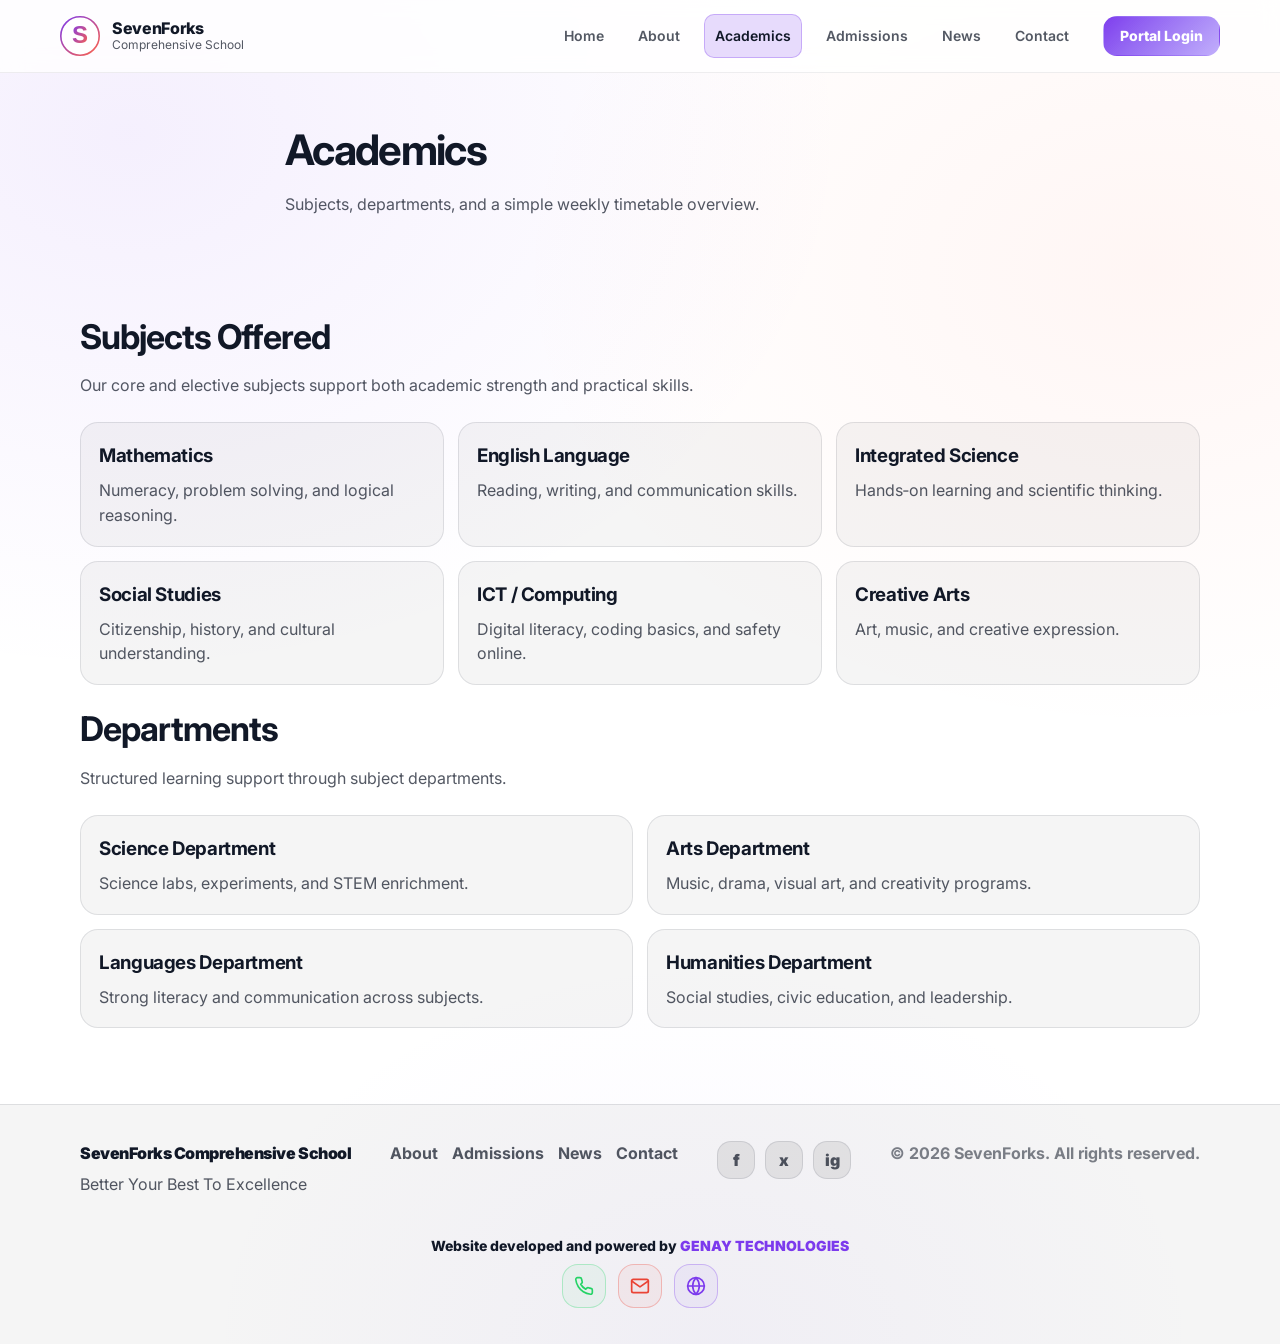
<file: academics.html>
<!doctype html>
<html lang="en">
  <head>
    <meta charset="UTF-8" />
    <meta name="viewport" content="width=device-width, initial-scale=1" />
    <meta name="description" content="Explore the academic programs, curriculum, and learning approach at SevenForks Comprehensive School." />
    <meta name="keywords" content="SevenForks Academics, Curriculum, Learning Programs, STEM education" />
    <title>Academics — SevenForks Comprehensive School</title>

    <!-- Open Graph / Facebook -->
    <meta property="og:type" content="website" />
    <meta property="og:title" content="Academics — SevenForks Comprehensive School" />
    <meta property="og:description" content="Explore the academic programs and curriculum at SevenForks Comprehensive School." />
    <meta property="og:image" content="https://raw.githubusercontent.com/emiliomurithimwaniki/SEVENFORKS-COMPREHENSIVE-SCHOOL/main/logo.svg" />

    <!-- Twitter -->
    <meta property="twitter:card" content="summary" />
    <meta property="twitter:title" content="Academics — SevenForks Comprehensive School" />
    <meta property="twitter:image" content="https://raw.githubusercontent.com/emiliomurithimwaniki/SEVENFORKS-COMPREHENSIVE-SCHOOL/main/logo.svg" />

    <link rel="icon" type="image/svg+xml" href="logo.svg" />
    <link rel="preconnect" href="https://fonts.googleapis.com" />
    <link rel="preconnect" href="https://fonts.gstatic.com" crossorigin />
    <link href="https://fonts.googleapis.com/css2?family=Inter:wght@400;500;600;700;800&display=swap" rel="stylesheet" />
    <link rel="stylesheet" href="styles.css" />
  </head>

  <body>
    <a class="skip-link" href="#main">Skip to content</a>

    <header class="site-header" data-elevate>
      <div class="container header-inner">
        <a class="brand" href="index.html" aria-label="SevenForks Comprehensive School home">
          <img src="logo.svg" alt="SevenForks Logo" class="brand-logo" width="40" height="40">
          <span class="brand-text">
            <span class="brand-name">SevenForks</span>
            <span class="brand-sub">Comprehensive School</span>
          </span>
        </a>

        <nav class="nav" aria-label="Primary">
          <button class="nav-toggle" type="button" aria-expanded="false" aria-controls="navMenu">
            <span class="nav-toggle-lines" aria-hidden="true"></span>
            <span class="sr-only">Open menu</span>
          </button>

          <div class="nav-menu" id="navMenu">
            <a class="nav-link" href="index.html">Home</a>
            <a class="nav-link" href="about.html">About</a>
            <a class="nav-link is-active" href="academics.html">Academics</a>
            <a class="nav-link" href="admissions.html">Admissions</a>
            <a class="nav-link" href="news.html">News</a>
            <a class="nav-link" href="contact.html">Contact</a>
            <a class="btn btn-primary portal-btn" href="portal.html">Portal Login</a>
          </div>
        </nav>
      </div>
    </header>

    <main id="main">
      <section class="page-hero">
        <div class="container page-hero-inner" data-reveal="up">
          <h1>Academics</h1>
          <p>Subjects, departments, and a simple weekly timetable overview.</p>
        </div>
      </section>

      <section class="section">
        <div class="container">
          <div class="section-head" data-reveal="up">
            <h2>Subjects Offered</h2>
            <p>Our core and elective subjects support both academic strength and practical skills.</p>
          </div>

          <div class="grid-3" data-reveal-stagger>
            <article class="card"><h3>Mathematics</h3><p>Numeracy, problem solving, and logical reasoning.</p></article>
            <article class="card"><h3>English Language</h3><p>Reading, writing, and communication skills.</p></article>
            <article class="card"><h3>Integrated Science</h3><p>Hands‑on learning and scientific thinking.</p></article>
            <article class="card"><h3>Social Studies</h3><p>Citizenship, history, and cultural understanding.</p></article>
            <article class="card"><h3>ICT / Computing</h3><p>Digital literacy, coding basics, and safety online.</p></article>
            <article class="card"><h3>Creative Arts</h3><p>Art, music, and creative expression.</p></article>
          </div>

          <div class="section-head" style="margin-top:18px" data-reveal="up">
            <h2>Departments</h2>
            <p>Structured learning support through subject departments.</p>
          </div>

          <div class="grid-2" data-reveal-stagger>
            <article class="card"><h3>Science Department</h3><p>Science labs, experiments, and STEM enrichment.</p></article>
            <article class="card"><h3>Arts Department</h3><p>Music, drama, visual art, and creativity programs.</p></article>
            <article class="card"><h3>Languages Department</h3><p>Strong literacy and communication across subjects.</p></article>
            <article class="card"><h3>Humanities Department</h3><p>Social studies, civic education, and leadership.</p></article>
          </div>

          </div>
      </section>
    </main>

    <footer class="footer">
      <div class="container footer-inner">
        <div class="footer-left">
          <div class="footer-brand">SevenForks Comprehensive School</div>
          <div class="footer-motto">Better Your Best To Excellence</div>
        </div>
        <div class="footer-links">
          <a href="about.html">About</a>
          <a href="admissions.html">Admissions</a>
          <a href="news.html">News</a>
          <a href="contact.html">Contact</a>
        </div>
        <div class="footer-social" aria-label="Social links">
          <a class="social" href="#" aria-label="Facebook">f</a>
          <a class="social" href="#" aria-label="X">x</a>
          <a class="social" href="#" aria-label="Instagram">ig</a>
        </div>
        <div class="footer-copy">© <span id="year"></span> SevenForks. All rights reserved.</div>
        <div class="footer-dev">
          <div class="footer-dev-title">Website developed and powered by <a href="https://edu-track-15m3.onrender.com/" target="_blank" rel="noopener noreferrer">GENAY TECHNOLOGIES</a></div>
          <div class="footer-dev-icons" aria-label="Developer contact">
            <a class="dev-icon whatsapp" href="https://wa.me/+254796031071" target="_blank" rel="noopener noreferrer" aria-label="WhatsApp +254796031071" title="WhatsApp: +254796031071">
              <svg xmlns="http://www.w3.org/2000/svg" width="20" height="20" viewBox="0 0 24 24" fill="none" stroke="currentColor" stroke-width="2" stroke-linecap="round" stroke-linejoin="round"><path d="M22 16.92v3a2 2 0 0 1-2.18 2 19.79 19.79 0 0 1-8.63-3.07 19.5 19.5 0 0 1-6-6 19.79 19.79 0 0 1-3.07-8.67A2 2 0 0 1 4.11 2h3a2 2 0 0 1 2 1.72 12.84 12.84 0 0 0 .7 2.81 2 2 0 0 1-.45 2.11L8.09 9.91a16 16 0 0 0 6 6l1.27-1.27a2 2 0 0 1 2.11-.45 12.84 12.84 0 0 0 2.81.7A2 2 0 0 1 22 16.92z"></path></svg>
            </a>
            <a class="dev-icon email" href="mailto:emiliomurithi4@gmail.com" aria-label="Email emiliomurithi4@gmail.com" title="Email: emiliomurithi4@gmail.com">
              <svg xmlns="http://www.w3.org/2000/svg" width="20" height="20" viewBox="0 0 24 24" fill="none" stroke="currentColor" stroke-width="2" stroke-linecap="round" stroke-linejoin="round"><path d="M4 4h16c1.1 0 2 .9 2 2v12c0 1.1-.9 2-2 2H4c-1.1 0-2-.9-2-2V6c0-1.1.9-2 2-2z"></path><polyline points="22,6 12,13 2,6"></polyline></svg>
            </a>
            <a class="dev-icon web" href="https://edu-track-15m3.onrender.com/" target="_blank" rel="noopener noreferrer" aria-label="Website https://edu-track-15m3.onrender.com/" title="Website: edu-track-15m3.onrender.com">
              <svg xmlns="http://www.w3.org/2000/svg" width="20" height="20" viewBox="0 0 24 24" fill="none" stroke="currentColor" stroke-width="2" stroke-linecap="round" stroke-linejoin="round"><circle cx="12" cy="12" r="10"></circle><line x1="2" y1="12" x2="22" y2="12"></line><path d="M12 2a15.3 15.3 0 0 1 4 10 15.3 15.3 0 0 1-4 10 15.3 15.3 0 0 1-4-10 15.3 15.3 0 0 1 4-10z"></path></svg>
            </a>
          </div>
        </div>
      </div>
    </footer>

    <script src="script.js"></script>
  </body>
</html>
</file>
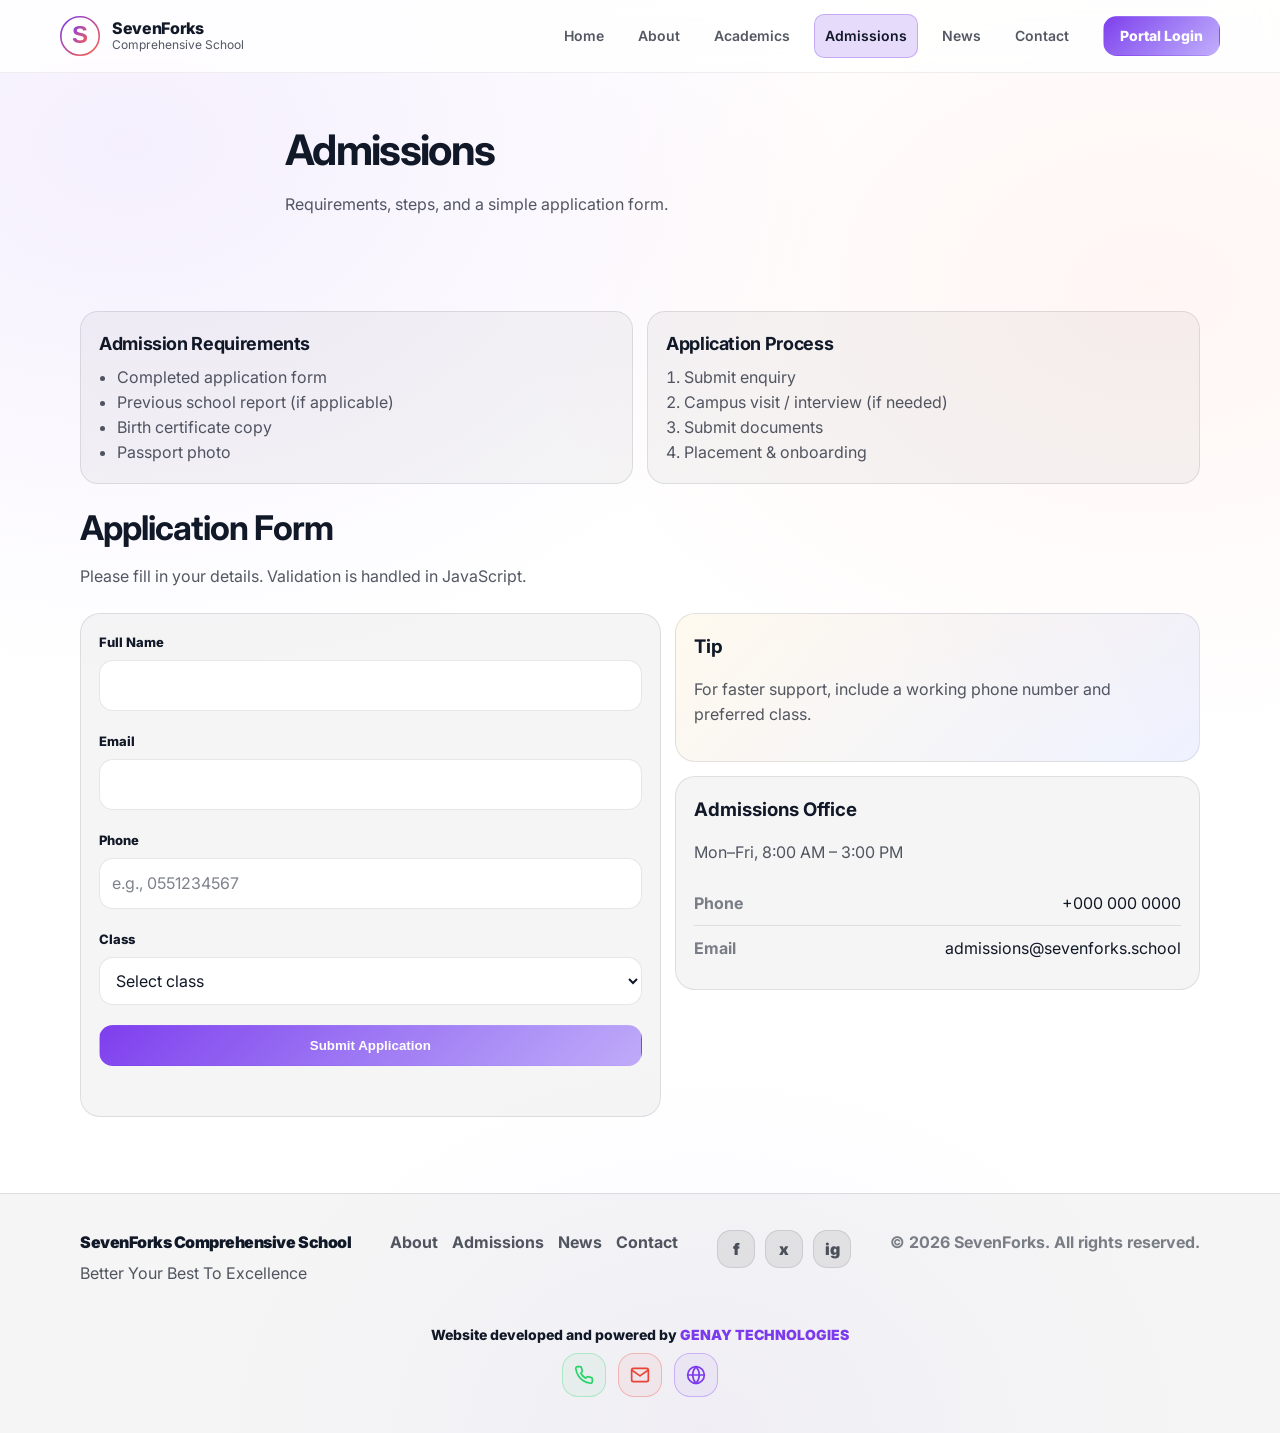
<file: admissions.html>
<!doctype html>
<html lang="en">
  <head>
    <meta charset="UTF-8" />
    <meta name="viewport" content="width=device-width, initial-scale=1" />
    <meta name="description" content="Apply for admission at SevenForks Comprehensive School. Join our vibrant learning community today." />
    <meta name="keywords" content="SevenForks Admissions, School Application, Join SevenForks, Enrollment" />
    <title>Admissions — SevenForks Comprehensive School</title>

    <!-- Open Graph / Facebook -->
    <meta property="og:type" content="website" />
    <meta property="og:title" content="Admissions — SevenForks Comprehensive School" />
    <meta property="og:description" content="Apply for admission at SevenForks Comprehensive School. Join our vibrant learning community." />
    <meta property="og:image" content="https://raw.githubusercontent.com/emiliomurithimwaniki/SEVENFORKS-COMPREHENSIVE-SCHOOL/main/logo.svg" />

    <!-- Twitter -->
    <meta property="twitter:card" content="summary" />
    <meta property="twitter:title" content="Admissions — SevenForks Comprehensive School" />
    <meta property="twitter:image" content="https://raw.githubusercontent.com/emiliomurithimwaniki/SEVENFORKS-COMPREHENSIVE-SCHOOL/main/logo.svg" />

    <link rel="icon" type="image/svg+xml" href="logo.svg" />
    <link rel="preconnect" href="https://fonts.googleapis.com" />
    <link rel="preconnect" href="https://fonts.gstatic.com" crossorigin />
    <link href="https://fonts.googleapis.com/css2?family=Inter:wght@400;500;600;700;800&display=swap" rel="stylesheet" />
    <link rel="stylesheet" href="styles.css" />
  </head>

  <body>
    <a class="skip-link" href="#main">Skip to content</a>

    <header class="site-header" data-elevate>
      <div class="container header-inner">
        <a class="brand" href="index.html" aria-label="SevenForks Comprehensive School home">
          <img src="logo.svg" alt="SevenForks Logo" class="brand-logo" width="40" height="40">
          <span class="brand-text">
            <span class="brand-name">SevenForks</span>
            <span class="brand-sub">Comprehensive School</span>
          </span>
        </a>

        <nav class="nav" aria-label="Primary">
          <button class="nav-toggle" type="button" aria-expanded="false" aria-controls="navMenu">
            <span class="nav-toggle-lines" aria-hidden="true"></span>
            <span class="sr-only">Open menu</span>
          </button>

          <div class="nav-menu" id="navMenu">
            <a class="nav-link" href="index.html">Home</a>
            <a class="nav-link" href="about.html">About</a>
            <a class="nav-link" href="academics.html">Academics</a>
            <a class="nav-link is-active" href="admissions.html">Admissions</a>
            <a class="nav-link" href="news.html">News</a>
            <a class="nav-link" href="contact.html">Contact</a>
            <a class="btn btn-primary portal-btn" href="portal.html">Portal Login</a>
          </div>
        </nav>
      </div>
    </header>

    <main id="main">
      <section class="page-hero">
        <div class="container page-hero-inner" data-reveal="up">
          <h1>Admissions</h1>
          <p>Requirements, steps, and a simple application form.</p>
        </div>
      </section>

      <section class="section">
        <div class="container">
          <div class="grid-2" data-reveal-stagger>
            <article class="card">
              <h2 class="h3">Admission Requirements</h2>
              <ul class="checks">
                <li>Completed application form</li>
                <li>Previous school report (if applicable)</li>
                <li>Birth certificate copy</li>
                <li>Passport photo</li>
              </ul>
            </article>
            <article class="card">
              <h2 class="h3">Application Process</h2>
              <ol class="list">
                <li>Submit enquiry</li>
                <li>Campus visit / interview (if needed)</li>
                <li>Submit documents</li>
                <li>Placement & onboarding</li>
              </ol>
            </article>
          </div>

          <div class="section-head" style="margin-top:18px" data-reveal="up">
            <h2>Application Form</h2>
            <p>Please fill in your details. Validation is handled in JavaScript.</p>
          </div>

          <div class="contact" data-reveal="up">
            <form class="form" id="admissionsForm" data-validate>
              <div class="field">
                <label for="a_name">Full Name</label>
                <input id="a_name" name="name" type="text" autocomplete="name" required />
                <small class="error" data-error-for="a_name"></small>
              </div>
              <div class="field">
                <label for="a_email">Email</label>
                <input id="a_email" name="email" type="email" autocomplete="email" required />
                <small class="error" data-error-for="a_email"></small>
              </div>
              <div class="field">
                <label for="a_phone">Phone</label>
                <input id="a_phone" name="phone" type="tel" autocomplete="tel" placeholder="e.g., 0551234567" required />
                <small class="error" data-error-for="a_phone"></small>
              </div>
              <div class="field">
                <label for="a_class">Class</label>
                <select id="a_class" name="class" required>
                  <option value="" selected disabled>Select class</option>
                  <option>Grade 1</option>
                  <option>Grade 2</option>
                  <option>Grade 3</option>
                  <option>Grade 4</option>
                  <option>Grade 5</option>
                  <option>Grade 6</option>
                  <option>Grade 7</option>
                  <option>Grade 8</option>
                  <option>Grade 9</option>
                </select>
                <small class="error" data-error-for="a_class"></small>
              </div>

              <button class="btn btn-primary" type="submit">Submit Application</button>
              <p class="form-note" id="admissionsNote" role="status" aria-live="polite"></p>
            </form>

            <aside class="contact-aside">
              <div class="aside-card accent">
                <h3>Tip</h3>
                <p class="muted">For faster support, include a working phone number and preferred class.</p>
              </div>
              <div class="aside-card">
                <h3>Admissions Office</h3>
                <p class="muted">Mon–Fri, 8:00 AM – 3:00 PM</p>
                <div class="kv"><span>Phone</span><a href="tel:+0000000000">+000 000 0000</a></div>
                <div class="kv"><span>Email</span><a href="mailto:admissions@sevenforks.school">admissions@sevenforks.school</a></div>
              </div>
            </aside>
          </div>
        </div>
      </section>
    </main>

    <footer class="footer">
      <div class="container footer-inner">
        <div class="footer-left">
          <div class="footer-brand">SevenForks Comprehensive School</div>
          <div class="footer-motto">Better Your Best To Excellence</div>
        </div>
        <div class="footer-links">
          <a href="about.html">About</a>
          <a href="admissions.html">Admissions</a>
          <a href="news.html">News</a>
          <a href="contact.html">Contact</a>
        </div>
        <div class="footer-social" aria-label="Social links">
          <a class="social" href="#" aria-label="Facebook">f</a>
          <a class="social" href="#" aria-label="X">x</a>
          <a class="social" href="#" aria-label="Instagram">ig</a>
        </div>
        <div class="footer-copy">© <span id="year"></span> SevenForks. All rights reserved.</div>
        <div class="footer-dev">
          <div class="footer-dev-title">Website developed and powered by <a href="https://edu-track-15m3.onrender.com/" target="_blank" rel="noopener noreferrer">GENAY TECHNOLOGIES</a></div>
          <div class="footer-dev-icons" aria-label="Developer contact">
            <a class="dev-icon whatsapp" href="https://wa.me/+254796031071" target="_blank" rel="noopener noreferrer" aria-label="WhatsApp +254796031071" title="WhatsApp: +254796031071">
              <svg xmlns="http://www.w3.org/2000/svg" width="20" height="20" viewBox="0 0 24 24" fill="none" stroke="currentColor" stroke-width="2" stroke-linecap="round" stroke-linejoin="round"><path d="M22 16.92v3a2 2 0 0 1-2.18 2 19.79 19.79 0 0 1-8.63-3.07 19.5 19.5 0 0 1-6-6 19.79 19.79 0 0 1-3.07-8.67A2 2 0 0 1 4.11 2h3a2 2 0 0 1 2 1.72 12.84 12.84 0 0 0 .7 2.81 2 2 0 0 1-.45 2.11L8.09 9.91a16 16 0 0 0 6 6l1.27-1.27a2 2 0 0 1 2.11-.45 12.84 12.84 0 0 0 2.81.7A2 2 0 0 1 22 16.92z"></path></svg>
            </a>
            <a class="dev-icon email" href="mailto:emiliomurithi4@gmail.com" target="_blank" rel="noopener noreferrer" aria-label="Email emiliomurithi4@gmail.com" title="Email: emiliomurithi4@gmail.com">
              <svg xmlns="http://www.w3.org/2000/svg" width="20" height="20" viewBox="0 0 24 24" fill="none" stroke="currentColor" stroke-width="2" stroke-linecap="round" stroke-linejoin="round"><path d="M4 4h16c1.1 0 2 .9 2 2v12c0 1.1-.9 2-2 2H4c-1.1 0-2-.9-2-2V6c0-1.1.9-2 2-2z"></path><polyline points="22,6 12,13 2,6"></polyline></svg>
            </a>
            <a class="dev-icon web" href="https://edu-track-15m3.onrender.com/" target="_blank" rel="noopener noreferrer" aria-label="Website https://edu-track-15m3.onrender.com/" title="Website: edu-track-15m3.onrender.com">
              <svg xmlns="http://www.w3.org/2000/svg" width="20" height="20" viewBox="0 0 24 24" fill="none" stroke="currentColor" stroke-width="2" stroke-linecap="round" stroke-linejoin="round"><circle cx="12" cy="12" r="10"></circle><line x1="2" y1="12" x2="22" y2="12"></line><path d="M12 2a15.3 15.3 0 0 1 4 10 15.3 15.3 0 0 1-4 10 15.3 15.3 0 0 1-4-10 15.3 15.3 0 0 1 4-10z"></path></svg>
            </a>
          </div>
        </div>
      </div>
    </footer>

    <script src="script.js"></script>
  </body>
</html>
</file>
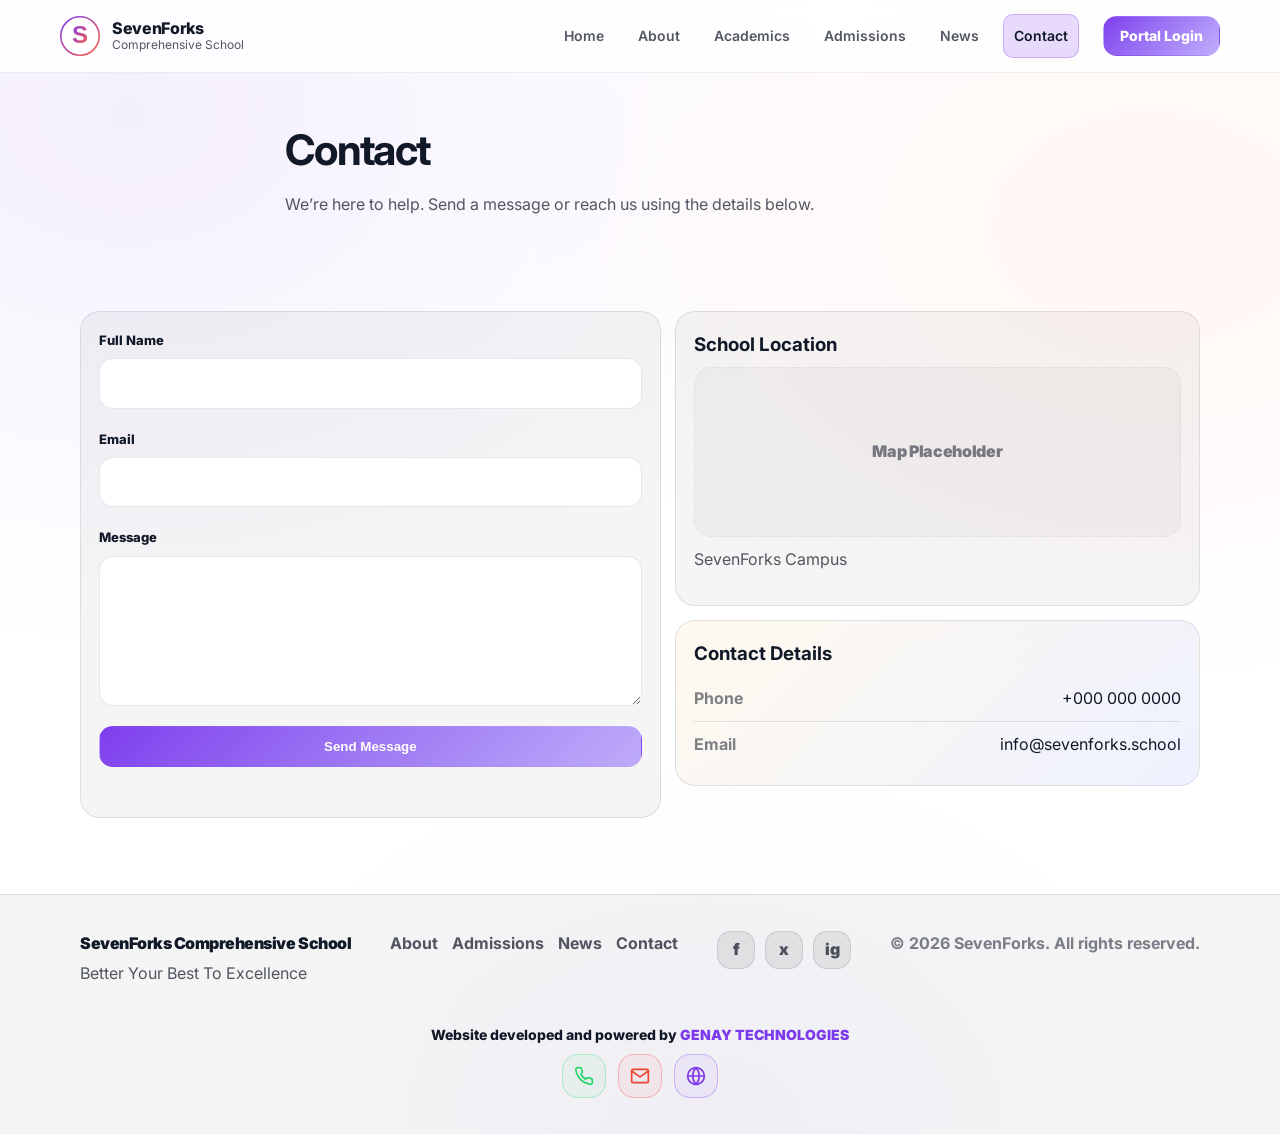
<file: contact.html>
<!doctype html>
<html lang="en">
  <head>
    <meta charset="UTF-8" />
    <meta name="viewport" content="width=device-width, initial-scale=1" />
    <meta name="description" content="Get in touch with SevenForks Comprehensive School. Find our location, phone number, and contact details." />
    <meta name="keywords" content="Contact SevenForks, School Location, SevenForks Phone, Email SevenForks" />
    <title>Contact Us — SevenForks Comprehensive School</title>

    <!-- Open Graph / Facebook -->
    <meta property="og:type" content="website" />
    <meta property="og:title" content="Contact Us — SevenForks Comprehensive School" />
    <meta property="og:description" content="Get in touch with SevenForks Comprehensive School." />
    <meta property="og:image" content="https://raw.githubusercontent.com/emiliomurithimwaniki/SEVENFORKS-COMPREHENSIVE-SCHOOL/main/logo.svg" />

    <!-- Twitter -->
    <meta property="twitter:card" content="summary" />
    <meta property="twitter:title" content="Contact Us — SevenForks Comprehensive School" />
    <meta property="twitter:image" content="https://raw.githubusercontent.com/emiliomurithimwaniki/SEVENFORKS-COMPREHENSIVE-SCHOOL/main/logo.svg" />

    <link rel="icon" type="image/svg+xml" href="logo.svg" />
    <link rel="preconnect" href="https://fonts.googleapis.com" />
    <link rel="preconnect" href="https://fonts.gstatic.com" crossorigin />
    <link href="https://fonts.googleapis.com/css2?family=Inter:wght@400;500;600;700;800&display=swap" rel="stylesheet" />
    <link rel="stylesheet" href="styles.css" />
  </head>

  <body>
    <a class="skip-link" href="#main">Skip to content</a>

    <header class="site-header" data-elevate>
      <div class="container header-inner">
        <a class="brand" href="index.html" aria-label="SevenForks Comprehensive School home">
          <img src="logo.svg" alt="SevenForks Logo" class="brand-logo" width="40" height="40">
          <span class="brand-text">
            <span class="brand-name">SevenForks</span>
            <span class="brand-sub">Comprehensive School</span>
          </span>
        </a>

        <nav class="nav" aria-label="Primary">
          <button class="nav-toggle" type="button" aria-expanded="false" aria-controls="navMenu">
            <span class="nav-toggle-lines" aria-hidden="true"></span>
            <span class="sr-only">Open menu</span>
          </button>

          <div class="nav-menu" id="navMenu">
            <a class="nav-link" href="index.html">Home</a>
            <a class="nav-link" href="about.html">About</a>
            <a class="nav-link" href="academics.html">Academics</a>
            <a class="nav-link" href="admissions.html">Admissions</a>
            <a class="nav-link" href="news.html">News</a>
            <a class="nav-link is-active" href="contact.html">Contact</a>
            <a class="btn btn-primary portal-btn" href="portal.html">Portal Login</a>
          </div>
        </nav>
      </div>
    </header>

    <main id="main">
      <section class="page-hero">
        <div class="container page-hero-inner" data-reveal="up">
          <h1>Contact</h1>
          <p>We’re here to help. Send a message or reach us using the details below.</p>
        </div>
      </section>

      <section class="section">
        <div class="container">
          <div class="contact" data-reveal="up">
            <form class="form" id="contactForm" data-validate>
              <div class="field">
                <label for="c_name">Full Name</label>
                <input id="c_name" name="name" type="text" autocomplete="name" required />
                <small class="error" data-error-for="c_name"></small>
              </div>
              <div class="field">
                <label for="c_email">Email</label>
                <input id="c_email" name="email" type="email" autocomplete="email" required />
                <small class="error" data-error-for="c_email"></small>
              </div>
              <div class="field">
                <label for="c_message">Message</label>
                <textarea id="c_message" name="message" rows="5" required></textarea>
                <small class="error" data-error-for="c_message"></small>
              </div>
              <button class="btn btn-primary" type="submit">Send Message</button>
              <p class="form-note" id="formNote" role="status" aria-live="polite"></p>
            </form>

            <aside class="contact-aside">
              <div class="aside-card">
                <h3>School Location</h3>
                <div class="map" aria-label="Map placeholder">
                  <div class="map-inner">Map Placeholder</div>
                </div>
                <p class="muted" style="margin-top:10px">SevenForks Campus</p>
              </div>

              <div class="aside-card accent">
                <h3>Contact Details</h3>
                <div class="kv"><span>Phone</span><a href="tel:+0000000000">+000 000 0000</a></div>
                <div class="kv"><span>Email</span><a href="mailto:info@sevenforks.school">info@sevenforks.school</a></div>
              </div>
            </aside>
          </div>
        </div>
      </section>
    </main>

    <footer class="footer">
      <div class="container footer-inner">
        <div class="footer-left">
          <div class="footer-brand">SevenForks Comprehensive School</div>
          <div class="footer-motto">Better Your Best To Excellence</div>
        </div>
        <div class="footer-links">
          <a href="about.html">About</a>
          <a href="admissions.html">Admissions</a>
          <a href="news.html">News</a>
          <a href="contact.html">Contact</a>
        </div>
        <div class="footer-social" aria-label="Social links">
          <a class="social" href="#" aria-label="Facebook">f</a>
          <a class="social" href="#" aria-label="X">x</a>
          <a class="social" href="#" aria-label="Instagram">ig</a>
        </div>
        <div class="footer-copy">© <span id="year"></span> SevenForks. All rights reserved.</div>
        <div class="footer-dev">
          <div class="footer-dev-title">Website developed and powered by <a href="https://edu-track-15m3.onrender.com/" target="_blank" rel="noopener noreferrer">GENAY TECHNOLOGIES</a></div>
          <div class="footer-dev-icons" aria-label="Developer contact">
            <a class="dev-icon whatsapp" href="https://wa.me/+254796031071" target="_blank" rel="noopener noreferrer" aria-label="WhatsApp +254796031071" title="WhatsApp: +254796031071">
              <svg xmlns="http://www.w3.org/2000/svg" width="20" height="20" viewBox="0 0 24 24" fill="none" stroke="currentColor" stroke-width="2" stroke-linecap="round" stroke-linejoin="round"><path d="M22 16.92v3a2 2 0 0 1-2.18 2 19.79 19.79 0 0 1-8.63-3.07 19.5 19.5 0 0 1-6-6 19.79 19.79 0 0 1-3.07-8.67A2 2 0 0 1 4.11 2h3a2 2 0 0 1 2 1.72 12.84 12.84 0 0 0 .7 2.81 2 2 0 0 1-.45 2.11L8.09 9.91a16 16 0 0 0 6 6l1.27-1.27a2 2 0 0 1 2.11-.45 12.84 12.84 0 0 0 2.81.7A2 2 0 0 1 22 16.92z"></path></svg>
            </a>
            <a class="dev-icon email" href="mailto:emiliomurithi4@gmail.com" aria-label="Email emiliomurithi4@gmail.com" title="Email: emiliomurithi4@gmail.com">
              <svg xmlns="http://www.w3.org/2000/svg" width="20" height="20" viewBox="0 0 24 24" fill="none" stroke="currentColor" stroke-width="2" stroke-linecap="round" stroke-linejoin="round"><path d="M4 4h16c1.1 0 2 .9 2 2v12c0 1.1-.9 2-2 2H4c-1.1 0-2-.9-2-2V6c0-1.1.9-2 2-2z"></path><polyline points="22,6 12,13 2,6"></polyline></svg>
            </a>
            <a class="dev-icon web" href="https://edu-track-15m3.onrender.com/" target="_blank" rel="noopener noreferrer" aria-label="Website https://edu-track-15m3.onrender.com/" title="Website: edu-track-15m3.onrender.com">
              <svg xmlns="http://www.w3.org/2000/svg" width="20" height="20" viewBox="0 0 24 24" fill="none" stroke="currentColor" stroke-width="2" stroke-linecap="round" stroke-linejoin="round"><circle cx="12" cy="12" r="10"></circle><line x1="2" y1="12" x2="22" y2="12"></line><path d="M12 2a15.3 15.3 0 0 1 4 10 15.3 15.3 0 0 1-4 10 15.3 15.3 0 0 1-4-10 15.3 15.3 0 0 1 4-10z"></path></svg>
            </a>
          </div>
        </div>
      </div>
    </footer>

    <script src="script.js"></script>
  </body>
</html>
</file>
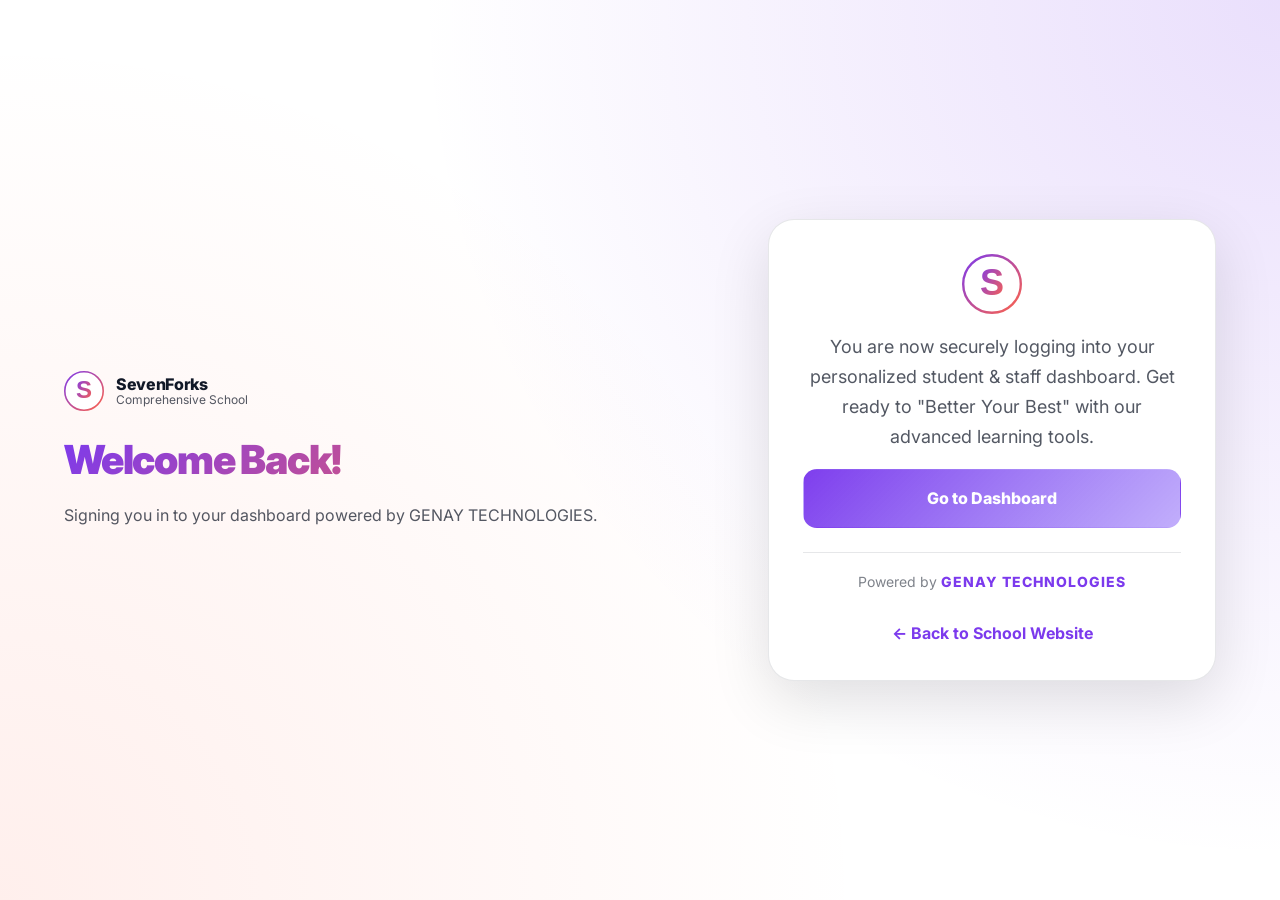
<file: portal.html>
<!doctype html>
<html lang="en">
  <head>
    <meta charset="UTF-8" />
    <meta name="viewport" content="width=device-width, initial-scale=1" />
    <meta name="description" content="Portal Login — SevenForks Comprehensive School" />
    <title>Portal Login — SevenForks Comprehensive School</title>
    <link rel="icon" type="image/svg+xml" href="logo.svg" />
    <link rel="preconnect" href="https://fonts.googleapis.com" />
    <link rel="preconnect" href="https://fonts.gstatic.com" crossorigin />
    <link href="https://fonts.googleapis.com/css2?family=Inter:wght@400;500;600;700;800&display=swap" rel="stylesheet" />
    <link rel="stylesheet" href="styles.css" />
    <style>
      body{margin:0}
      .portal-container{
        min-height:100vh;
        display:grid;
        grid-template-columns:1.1fr .9fr;
        background:
          radial-gradient(circle at top right, rgba(124,58,237,0.16), transparent 55%),
          radial-gradient(circle at bottom left, rgba(255,99,71,0.10), transparent 55%),
          #FFFFFF;
      }
      .portal-left{
        padding:64px clamp(20px, 5vw, 72px);
        display:flex;
        flex-direction:column;
        justify-content:center;
        gap:18px;
      }
      .portal-right{
        padding:64px clamp(20px, 5vw, 72px);
        display:flex;
        align-items:center;
        justify-content:center;
      }
      .portal-card{
        width:min(520px, 100%);
        background:#FFFFFF;
        border:1px solid var(--line);
        border-radius:26px;
        box-shadow:var(--shadow);
        padding:34px;
        text-align:center;
      }
      .portal-logo{margin-bottom:18px}
      .portal-title{
        font-size:40px;
        margin:0 0 12px;
        background:linear-gradient(135deg, var(--brand), var(--accent));
        background-clip:text;
        -webkit-background-clip:text;
        color:transparent;
        -webkit-text-fill-color:transparent;
        font-weight:900;
        letter-spacing:-0.03em;
      }
      .portal-msg{font-size:18px;color:var(--muted);line-height:1.65;margin:0 0 18px}
      .portal-lede{margin:0;color:var(--muted);font-size:16px;line-height:1.6}
      .genay-branding{margin-top:24px;padding-top:18px;border-top:1px solid var(--line);font-size:14px;color:var(--muted-2)}
      .genay-tech{color:var(--brand);font-weight:800;text-transform:uppercase;letter-spacing:1px;text-decoration:none}
      .genay-tech:hover{text-decoration:underline}
      @media (max-width: 920px){
        .portal-container{grid-template-columns:1fr}
        .portal-right{padding-top:0}
      }
    </style>
  </head>
  <body>
    <div class="portal-container">
      <section class="portal-left">
        <a class="brand" href="index.html" aria-label="Back to SevenForks homepage">
          <img src="logo.svg" alt="SevenForks Logo" class="brand-logo" width="40" height="40">
          <span class="brand-text">
            <span class="brand-name">SevenForks</span>
            <span class="brand-sub">Comprehensive School</span>
          </span>
        </a>

        <div>
          <h1 class="portal-title">Welcome Back!</h1>
          <p class="portal-lede">Signing you in to your dashboard powered by GENAY TECHNOLOGIES.</p>
        </div>
      </section>

      <section class="portal-right">
        <div class="portal-card" data-reveal="up">
          <div class="portal-logo">
            <img src="logo.svg" alt="SevenForks Logo" class="brand-logo" width="60" height="60" style="margin:0 auto">
          </div>
          <p class="portal-msg">
            You are now securely logging into your personalized student & staff dashboard.
            Get ready to "Better Your Best" with our advanced learning tools.
          </p>
          <a href="https://edu-track-15m3.onrender.com/login" class="btn btn-primary" style="width: 100%; padding: 16px;">Go to Dashboard</a>
          <div class="genay-branding">
            Powered by <a href="https://edu-track-15m3.onrender.com/login" class="genay-tech" target="_blank" rel="noopener noreferrer">GENAY TECHNOLOGIES</a>
          </div>
          <div style="margin-top: 16px;">
            <a href="index.html" class="text-link" style="color: var(--brand);">← Back to School Website</a>
          </div>
        </div>
      </section>
    </div>
    <script src="script.js"></script>
  </body>
</html>
</file>
<file: styles.css>
:root{
  --bg:#FFFFFF;
  --panel:rgba(15,17,21,.04);
  --panel-strong:rgba(15,17,21,.08);
  --text:#111827;
  --muted:rgba(17,24,39,.72);
  --muted-2:rgba(17,24,39,.54);
  --line:rgba(17,24,39,.1);
  --brand:#7C3AED;
  --brand-2:#A78BFA;
  --accent:#FF6347;
  --shadow:0 20px 60px rgba(0,0,0,.12);
  --r12:12px;
  --r16:16px;
  --r20:20px;
  --container:1160px;
  --ease:cubic-bezier(.2,.8,.2,1);
}

*{box-sizing:border-box}
html{scroll-behavior:smooth}
body{
  margin:0;
  font-family:Inter,system-ui,-apple-system,Segoe UI,Roboto,Arial,sans-serif;
  color:var(--text);
  background:
    radial-gradient(1200px 900px at 10% 10%, rgba(124,58,237,.08), transparent 60%),
    radial-gradient(1100px 800px at 90% 20%, rgba(255,99,71,.06), transparent 58%),
    radial-gradient(900px 700px at 55% 100%, rgba(167,139,250,.06), transparent 55%),
    var(--bg);
  line-height:1.55;
  overflow-x:hidden;
}

a{color:inherit;text-decoration:none}
img{max-width:100%;display:block}

.container{max-width:var(--container);margin:0 auto;padding:0 20px}

.skip-link{
  position:absolute;
  left:12px;
  top:12px;
  padding:10px 12px;
  border-radius:10px;
  background:rgba(0,0,0,.7);
  border:1px solid var(--line);
  transform:translateY(-160%);
  transition:transform .25s var(--ease);
  z-index:9999;
}
.skip-link:focus{transform:translateY(0)}

.sr-only{
  position:absolute;
  width:1px;height:1px;
  padding:0;margin:-1px;
  overflow:hidden;clip:rect(0,0,0,0);
  white-space:nowrap;border:0;
}

.site-header{
  position:sticky;
  top:0;
  z-index:1000;
  backdrop-filter:saturate(140%) blur(10px);
  background:rgba(255,255,255,.8);
  border-bottom:1px solid color-mix(in srgb, var(--line) 70%, transparent);
}
.site-header.is-elevated{box-shadow:0 10px 30px rgba(0,0,0,.25)}

.header-inner{
  display:flex;
  align-items:center;
  justify-content:space-between;
  gap:14px;
  padding:14px 0;
}

.brand{display:flex;align-items:center;gap:12px;text-decoration:none;position:relative;z-index:10}
.brand-logo{display:block;object-fit:contain}
.brand-text{display:grid;line-height:1.1}
.brand-name{font-weight:800;letter-spacing:-.02em}
.brand-sub{font-size:12px;color:var(--muted)}

.nav{display:flex;align-items:center;gap:12px}
.nav-toggle{
  display:none;
  width:44px;height:44px;
  border-radius:12px;
  border:1px solid var(--line);
  background:var(--panel);
  color:var(--text);
}
.nav-toggle:focus-visible{outline:2px solid rgba(91,124,255,.7);outline-offset:2px}
.nav-toggle-lines{position:relative;width:18px;height:2px;background:currentColor;display:block;margin:0 auto;border-radius:999px;transition:background 0.2s var(--ease)}
.nav-toggle.is-active .nav-toggle-lines{background:transparent}
.nav-toggle.is-active .nav-toggle-lines::before{transform:rotate(45deg);top:0}
.nav-toggle.is-active .nav-toggle-lines::after{transform:rotate(-45deg);top:0}
.nav-toggle-lines::before,.nav-toggle-lines::after{content:"";position:absolute;left:0;width:18px;height:2px;background:currentColor;border-radius:999px;transition:transform .25s var(--ease), top .25s var(--ease), opacity .2s var(--ease)}
.nav-toggle-lines::before{top:-6px}
.nav-toggle-lines::after{top:6px}

.nav-menu{display:flex;align-items:center;gap:14px}
.nav-link{color:var(--muted);font-weight:600;font-size:14px;padding:10px 10px;border-radius:10px;transition:background .2s var(--ease), color .2s var(--ease)}
.nav-link:hover{background:rgba(255,255,255,.04);color:var(--text)}
.nav-link.is-active{color:var(--text);background:color-mix(in srgb, var(--brand) 18%, transparent);border:1px solid color-mix(in srgb, var(--brand) 30%, transparent)}
.nav-cta{
  margin-left:4px;
  padding:10px 14px;
  border-radius:12px;
  border:1px solid rgba(234,240,255,.14);
  background:linear-gradient(135deg, color-mix(in srgb, var(--brand) 30%, transparent), color-mix(in srgb, var(--accent) 18%, transparent));
  font-weight:700;
  font-size:14px;
}

.hero{
  position:relative;
  min-height:75vh;
  display:flex;
  align-items:center;
  padding:80px 0;
  background-image:url('https://images.unsplash.com/photo-1523050854058-8df90110c9f1?ixlib=rb-4.0.3&auto=format&fit=crop&w=1920&q=80');
  background-size:cover;
  background-position:center;
  background-attachment:fixed;
  color:#FFFFFF;
}
.hero::before{
  content:'';
  position:absolute;
  inset:0;
  background:linear-gradient(rgba(0,0,0,0.6), rgba(0,0,0,0.4));
  z-index:0;
}
.hero-inner{
  position:relative;
  z-index:1;
  display:flex;
  flex-direction:column;
  align-items:center;
  text-align:center;
  gap:28px;
}
.pill{
  display:inline-flex;align-items:center;gap:10px;
  padding:8px 16px;border-radius:999px;
  border:1px solid rgba(255,255,255,0.2);
  background:rgba(255,255,255,0.1);
  backdrop-filter:blur(4px);
  color:#FFFFFF;
  font-weight:600;
  font-size:13px;
}
.hero-title{margin:14px 0 10px;font-size:56px;line-height:1.1;letter-spacing:-.04em;color:#FFFFFF;text-shadow:0 2px 10px rgba(0,0,0,0.3)}
.hero-motto{margin:0 0 10px;color:rgba(255,255,255,0.9);font-size:18px;font-weight:500}
.hero-lead{margin:0 auto 18px;color:rgba(255,255,255,0.8);max-width:60ch;font-size:20px}

.hero-actions{display:flex;gap:12px;flex-wrap:wrap;justify-content:center}
.btn{
  display:inline-flex;align-items:center;justify-content:center;
  padding:12px 16px;border-radius:14px;
  font-weight:800;
  border:1px solid rgba(234,240,255,.14);
  transition:transform .18s var(--ease), background .2s var(--ease), border-color .2s var(--ease);
  will-change:transform;
}
.btn:active{transform:translateY(1px)}
.btn-primary{
  background:linear-gradient(135deg, color-mix(in srgb, var(--brand) 98%, white 0%), color-mix(in srgb, var(--brand-2) 70%, transparent));
  border-color:transparent;
  color:#FFFFFF;
}
.btn-primary:hover{transform:translateY(-1px)}
.btn-ghost{background:var(--panel)}
.btn-ghost:hover{background:var(--panel-strong)}

.hero-badges{display:grid;grid-template-columns:repeat(3,minmax(0,1fr));gap:12px;margin-top:18px}
.badge{padding:12px 12px;border-radius:16px;border:1px solid var(--line);background:var(--panel)}
.badge-top{display:block;font-size:22px;font-weight:900;letter-spacing:-.02em}
.badge-sub{display:block;color:var(--muted-2);font-size:12px;margin-top:2px}

.hero-card{position:relative}
.hero-card-inner{
  border-radius:22px;
  border:1px solid var(--line);
  background:rgba(255,255,255,.7);
  backdrop-filter:blur(10px);
  box-shadow:var(--shadow);
  overflow:hidden;
}
.hero-mesh{position:absolute;inset:-2px;background:
  radial-gradient(300px 180px at 20% 20%, rgba(91,124,255,.35), transparent 60%),
  radial-gradient(320px 220px at 85% 30%, rgba(45,226,197,.25), transparent 60%),
  radial-gradient(320px 240px at 45% 90%, rgba(255,202,91,.18), transparent 60%);
  filter:blur(0px);
}
.hero-card-content{position:relative;padding:18px;display:grid;gap:12px}
.mini-stat{padding:14px;border-radius:16px;border:1px solid var(--line);background:rgba(255,255,255,.5)}
.mini-title{display:block;color:var(--muted-2);font-size:12px}
.mini-value{display:block;font-weight:800;margin-top:4px}

.hero-wave{height:60px;margin-top:38px;background:linear-gradient(90deg, rgba(91,124,255,.0), rgba(91,124,255,.20), rgba(45,226,197,.18), rgba(255,202,91,.12), rgba(91,124,255,.0));filter:blur(18px);opacity:.9}

.section{padding:76px 0}
.section.alt{
  background:linear-gradient(180deg, rgba(255,255,255,.02), rgba(255,255,255,.00));
  border-top:1px solid rgba(234,240,255,.06);
  border-bottom:1px solid rgba(234,240,255,.06);
}
.section-head{display:grid;gap:10px;max-width:70ch;margin-bottom:24px}
.section-head h2{margin:0;font-size:34px;letter-spacing:-.03em}
.section-head p{margin:0;color:var(--muted)}

.grid-3{display:grid;grid-template-columns:repeat(3,minmax(0,1fr));gap:14px}
.grid-2{display:grid;grid-template-columns:repeat(2,minmax(0,1fr));gap:14px}

.card{
  border-radius:18px;
  border:1px solid var(--line);
  background:var(--panel);
  padding:18px;
  transition:transform .3s var(--ease), background .3s var(--ease), border-color .3s var(--ease), box-shadow .3s var(--ease);
}
.card:hover{transform:translateY(-4px);background:var(--panel-strong);border-color:var(--muted-2);box-shadow:var(--shadow-hover)}
.card h3{margin:0 0 8px;letter-spacing:-.02em}
.card p{margin:0;color:var(--muted)}
.card-img{width:100%;height:160px;object-fit:cover;border-radius:12px;margin-bottom:16px}

.text-link{display:inline-block;margin-top:12px;color:rgba(234,240,255,.88);font-weight:700}
.text-link:hover{text-decoration:underline}

.feature{margin-top:18px;display:grid;grid-template-columns:1.05fr .95fr;gap:14px;align-items:stretch}
.feature-copy{border-radius:18px;border:1px solid var(--line);background:var(--panel);padding:18px}
.feature-copy h3{margin:0 0 10px}
.feature-copy p{margin:0 0 12px;color:var(--muted)}
.checks{margin:0;padding-left:18px;color:var(--muted)}

.feature-panel{border-radius:18px;border:1px solid var(--line);background:var(--panel);padding:18px;display:flex;flex-wrap:wrap;gap:10px;align-content:flex-start}
.feature-list{margin:0;padding:0;list-style:none;display:grid;gap:12px;width:100%}
.feature-list li{display:flex;align-items:center;gap:10px;font-weight:700;font-size:14px;color:var(--text)}
.feature-list li::before{content:"✓";color:var(--brand);font-weight:900}
.panel-chip{padding:10px 12px;border-radius:999px;border:1px solid var(--line);background:rgba(255,255,255,0.6);font-weight:700;font-size:13px;color:var(--text)}

.timeline{margin-top:18px;border-radius:18px;border:1px solid var(--line);background:var(--panel);padding:18px;display:grid;gap:14px}
.timeline-item{display:grid;grid-template-columns:14px 1fr;gap:12px;align-items:start}
.dot{width:10px;height:10px;border-radius:999px;margin-top:6px;background:linear-gradient(135deg, var(--brand), var(--accent))}
.timeline-item h4{margin:0 0 4px}
.timeline-item p{margin:0;color:var(--muted)}

.steps{display:grid;grid-template-columns:repeat(4,minmax(0,1fr));gap:14px}
.step{border-radius:18px;border:1px solid var(--line);background:var(--panel);padding:18px}
.step-num{width:36px;height:36px;border-radius:12px;display:grid;place-items:center;font-weight:900;background:rgba(91,124,255,.2);border:1px solid rgba(91,124,255,.3);margin-bottom:10px}
.step h3{margin:0 0 8px}
.step p{margin:0;color:var(--muted)}

.callout{margin-top:18px;border-radius:20px;border:1px solid var(--line);background:linear-gradient(135deg, rgba(124,58,237,.08), rgba(255,99,71,.05));padding:18px;display:flex;align-items:center;justify-content:space-between;gap:16px}
.callout h3{margin:0 0 6px}
.callout p{margin:0;color:var(--muted)}

.event{display:flex;flex-direction:column;gap:0;padding:0;overflow:hidden}
.event-img{width:100%;height:180px;object-fit:cover}
.event-body{padding:18px;display:grid;grid-template-columns:56px 1fr;gap:12px;align-items:center}
.event-date{width:56px;height:56px;border-radius:16px;display:grid;place-items:center;background:var(--panel);border:1px solid var(--line);text-align:center}
.event-date span{display:block;font-size:12px;color:var(--muted-2);line-height:1}
.event-date strong{display:block;font-size:18px;line-height:1.1}

.testimonials{margin-top:18px;border-radius:20px;border:1px solid rgba(234,240,255,.12);background:rgba(255,255,255,.035);padding:18px}
.testimonials-head{display:flex;align-items:center;justify-content:space-between;gap:10px;margin-bottom:10px}
.testimonials-head h3{margin:0}
.slider-controls{display:flex;gap:10px}
.icon-btn{width:40px;height:40px;border-radius:14px;border:1px solid rgba(234,240,255,.14);background:rgba(255,255,255,.04);color:var(--text);font-size:18px;font-weight:900;cursor:pointer}
.icon-btn:hover{background:rgba(255,255,255,.07)}

.slider{position:relative;min-height:120px}
.slide{position:absolute;inset:0;opacity:0;transform:translateY(8px);transition:opacity .35s var(--ease), transform .35s var(--ease)}
.slide[data-active]{opacity:1;transform:translateY(0);position:relative}
.slide p{margin:0 0 10px;color:var(--text);font-size:16px;font-style:italic}
.who{color:var(--muted-2);font-weight:700}

.gallery{display:grid;grid-template-columns:repeat(3,minmax(0,1fr));gap:14px}
.shot{margin:0;border-radius:18px;border:1px solid rgba(234,240,255,.12);background:rgba(255,255,255,.04);overflow:hidden}
.shot-img{height:160px}
.shot figcaption{padding:12px 14px;color:var(--muted);font-weight:600}
.grad-1{background:linear-gradient(135deg, rgba(91,124,255,.55), rgba(45,226,197,.25))}
.grad-2{background:linear-gradient(135deg, rgba(45,226,197,.55), rgba(255,202,91,.25))}
.grad-3{background:linear-gradient(135deg, rgba(255,202,91,.55), rgba(91,124,255,.25))}
.grad-4{background:linear-gradient(135deg, rgba(91,124,255,.45), rgba(255,255,255,.10))}
.grad-5{background:linear-gradient(135deg, rgba(45,226,197,.45), rgba(255,255,255,.10))}
.grad-6{background:linear-gradient(135deg, rgba(255,202,91,.45), rgba(255,255,255,.10))}

.contact{display:grid;grid-template-columns:1.05fr .95fr;gap:14px;align-items:start}
.form{border-radius:20px;border:1px solid var(--line);background:var(--panel);padding:18px;display:grid;gap:12px}
.field{display:grid;gap:8px}
label{font-weight:800;font-size:13px;color:var(--text)}
input,select,textarea{
  width:100%;
  border-radius:14px;
  border:1px solid var(--line);
  background:#FFFFFF;
  color:var(--text);
  padding:12px 12px;
  font:inherit;
}
input::placeholder, textarea::placeholder {
  color: var(--muted-2);
}
input:focus,select:focus,textarea:focus{outline:2px solid rgba(91,124,255,.55);outline-offset:2px}
textarea{resize:vertical}
.form-note{min-height:20px;margin:0;color:var(--muted)}

.contact-aside{display:grid;gap:14px}
.aside-card{border-radius:20px;border:1px solid var(--line);background:var(--panel);padding:18px}
.aside-card.accent{background:linear-gradient(135deg, rgba(255,202,91,.10), rgba(91,124,255,.10))}
.aside-card h3{margin:0 0 8px}
.muted{color:var(--muted)}
.kv{display:flex;align-items:baseline;justify-content:space-between;gap:10px;padding:10px 0;border-top:1px solid var(--line)}
.kv:first-of-type{border-top:0}
.kv span:first-child{color:var(--muted-2);font-weight:700}

.footer{padding:36px 0;border-top:1px solid var(--line);background:var(--panel)}
.footer-inner{display:flex;align-items:flex-start;justify-content:space-between;gap:24px;flex-wrap:wrap}
.footer-left{display:grid;gap:6px}
.footer-brand{font-weight:900;letter-spacing:-.03em}
.footer-motto{color:var(--muted)}
.footer-links{display:flex;gap:14px;flex-wrap:wrap}
.footer-links a{color:var(--muted);font-weight:700}
.footer-links a:hover{color:var(--text)}
.footer-social{display:flex;gap:10px;justify-content:center}
.social{width:38px;height:38px;border-radius:14px;border:1px solid var(--line);background:var(--panel-strong);display:grid;place-items:center;color:var(--muted);font-weight:900;transition:all .2s var(--ease)}
.social:hover{transform:translateY(-2px)}
.social.facebook{color:#1877F2;border-color:rgba(24,119,242,.3);background:rgba(24,119,242,.05)}
.social.facebook:hover{background:#1877F2;color:#FFF;border-color:#1877F2}
.social.x{color:#000000;border-color:rgba(0,0,0,.1);background:rgba(0,0,0,.05)}
.social.x:hover{background:#000;color:#FFF;border-color:#000}
.social.instagram{color:#E4405F;border-color:rgba(228,64,95,.3);background:rgba(228,64,95,.05)}
.social.instagram:hover{background:#E4405F;color:#FFF;border-color:#E4405F}
.footer-dev{width:100%;display:grid;gap:10px;justify-items:center;text-align:center;margin-top:16px}
.footer-dev-title{font-weight:800;color:var(--text);line-height:1.25;font-size:14px}
.footer-dev-title a{color:var(--brand);font-weight:900;text-decoration:none}
.footer-dev-title a:hover{text-decoration:underline}
.footer-dev-icons{display:flex;gap:12px;flex-wrap:wrap;justify-content:center}
.dev-icon{width:44px;height:44px;border-radius:16px;border:1px solid var(--line);background:var(--panel-strong);display:grid;place-items:center;color:var(--text);font-weight:900;text-decoration:none;transition:transform .18s var(--ease), background .2s var(--ease), border-color .2s var(--ease)}
.dev-icon:hover{transform:translateY(-2px);border-color:var(--muted-2)}
.dev-icon:active{transform:translateY(0)}

.dev-icon.whatsapp{color:#25D366;border-color:rgba(37,211,102,.3);background:rgba(37,211,102,.05)}
.dev-icon.whatsapp:hover{background:#25D366;color:#FFF;border-color:#25D366}
.dev-icon.email{color:#EA4335;border-color:rgba(234,67,53,.3);background:rgba(234,67,53,.05)}
.dev-icon.email:hover{background:#EA4335;color:#FFF;border-color:#EA4335}
.dev-icon.web{color:var(--brand);border-color:rgba(124,58,237,.3);background:rgba(124,58,237,.05)}
.dev-icon.web:hover{background:var(--brand);color:#FFF;border-color:var(--brand)}

/* Center footer on mobile */
@media (max-width: 760px) {
  .footer-inner {
    display: flex;
    flex-direction: column;
    align-items: center;
    text-align: center;
  }
  .footer-dev {
    justify-items: center;
  }
}
.footer-copy{color:var(--muted-2);font-weight:700}

.page-hero{padding:44px 0 18px}
.page-hero-inner{max-width:75ch}
.page-hero h1{margin:0 0 10px;font-size:42px;letter-spacing:-.04em}
.page-hero p{margin:0;color:var(--muted)}

.h3{font-size:18px;margin:0 0 8px;letter-spacing:-.02em}
.list{margin:0;padding-left:18px;color:var(--muted)}

.staff{display:grid;grid-template-columns:repeat(4,minmax(0,1fr));gap:14px}
.staff-card{border-radius:18px;border:1px solid color-mix(in srgb, var(--line) 70%, transparent);background:color-mix(in srgb, var(--panel) 80%, transparent);padding:16px;display:flex;gap:12px;align-items:center}
.avatar{width:52px;height:52px;border-radius:16px;background:linear-gradient(135deg, color-mix(in srgb, var(--brand) 45%, transparent), color-mix(in srgb, var(--accent) 28%, transparent));border:1px solid color-mix(in srgb, var(--line) 70%, transparent)}
.staff-meta h3{margin:0 0 2px;letter-spacing:-.02em}
.staff-meta p{margin:0}

.news{display:grid;grid-template-columns:repeat(3,minmax(0,1fr));gap:14px}
.news-card{border-radius:18px;border:1px solid color-mix(in srgb, var(--line) 70%, transparent);background:color-mix(in srgb, var(--panel) 80%, transparent);padding:18px}
.news-card h3{margin:0 0 8px;letter-spacing:-.02em}
.news-card p{margin:0 0 10px}
.tag{display:inline-flex;align-items:center;padding:6px 10px;border-radius:999px;border:1px solid color-mix(in srgb, var(--line) 70%, transparent);background:color-mix(in srgb, var(--brand) 12%, transparent);font-weight:800;font-size:12px;color:var(--muted)}
.news-image{width:100%;height:150px;object-fit:cover;border-radius:12px;margin-bottom:12px}

.table-wrap{overflow:auto;border-radius:18px;border:1px solid color-mix(in srgb, var(--line) 70%, transparent)}
.table{width:100%;border-collapse:collapse;min-width:720px;background:color-mix(in srgb, var(--panel) 70%, transparent)}
.table th,.table td{padding:12px 12px;border-bottom:1px solid color-mix(in srgb, var(--line) 55%, transparent);text-align:left}
.table th{font-weight:900;color:color-mix(in srgb, var(--text) 85%, transparent)}
.table td{color:var(--muted)}

.map{border-radius:18px;border:1px dashed color-mix(in srgb, var(--line) 70%, transparent);background:color-mix(in srgb, var(--panel) 70%, transparent);height:170px;display:grid;place-items:center}
.map-inner{color:var(--muted-2);font-weight:900;letter-spacing:-.02em}

.portal-btn {
  font-size: 14px;
  padding: 8px 16px;
  margin-left: 10px;
}

@media (max-width: 760px) {
  .portal-btn {
    margin-left: 0;
    width: 100%;
    max-width: 280px;
    padding: 16px;
    font-size: 18px;
    order: 7;
  }
}

.popup{position:fixed;inset:0;display:grid;place-items:end center;padding:16px;background:rgba(0,0,0,.35);backdrop-filter:blur(10px);z-index:2000}
.popup[hidden]{display:none}
.popup-card{width:min(560px, 100%);border-radius:20px;border:1px solid var(--line);background:#FFFFFF;box-shadow:var(--shadow);padding:18px}
.popup-card h3{margin:0 0 8px}
.popup-card p{margin:0 0 12px;color:var(--muted)}
.popup-close{margin-left:auto;display:grid;place-items:center;width:40px;height:40px;border-radius:14px;border:1px solid var(--line);background:var(--panel);color:var(--text);font-size:22px;font-weight:900;cursor:pointer}
.lightbox{position:fixed;inset:0;z-index:3000;display:grid;place-items:center;padding:20px;opacity:0;visibility:hidden;transition:all 0.4s var(--ease)}
.lightbox:not([hidden]){opacity:1;visibility:visible}
.lightbox-overlay{position:absolute;inset:0;background:rgba(0,0,0,.8);backdrop-filter:blur(10px)}
.lightbox-card{position:relative;width:min(800px, 100%);background:var(--bg);border-radius:24px;overflow:hidden;box-shadow:var(--shadow);transform:scale(0.9);transition:transform 0.4s var(--ease)}
.lightbox:not([hidden]) .lightbox-card{transform:scale(1)}
.lightbox-close{position:absolute;top:16px;right:16px;z-index:10;width:40px;height:40px;border-radius:12px;background:rgba(0,0,0,.5);color:#FFF;border:none;font-size:24px;cursor:pointer;display:grid;place-items:center;transition:background 0.2s}
.lightbox-close:hover{background:rgba(0,0,0,.8)}
.lightbox-img{width:100%;height:400px;object-fit:cover}
.lightbox-content{padding:32px}
.lightbox-title{margin:0 0 12px;font-size:28px;letter-spacing:-.02em}
.lightbox-desc{margin:0;color:var(--muted);font-size:18px;line-height:1.6}

@media (max-width: 760px){
  .lightbox-img{height:250px}
  .lightbox-content{padding:24px}
  .lightbox-title{font-size:22px}
  .lightbox-desc{font-size:16px}
}

.shot{cursor:pointer;transition:transform 0.3s var(--ease)}
.shot:hover{transform:scale(1.02)}

[data-reveal],[data-reveal-stagger] > *{
  opacity:0;
  transform:translateY(16px);
}
.revealed{
  opacity:1 !important;
  transform:none !important;
  transition:opacity .7s var(--ease), transform .7s var(--ease);
}

[data-reveal="fade"]{transform:none}
[data-reveal="float"]{transform:translateY(10px)}

@keyframes spin{to{transform:rotate(360deg)}}

@media (max-width: 980px){
  .hero-inner{grid-template-columns:1fr;}
  .hero-title{font-size:42px}
  .feature{grid-template-columns:1fr}
  .contact{grid-template-columns:1fr}
  .steps{grid-template-columns:repeat(2,minmax(0,1fr))}
  .staff{grid-template-columns:repeat(2,minmax(0,1fr))}
  .news{grid-template-columns:repeat(2,minmax(0,1fr))}
}

@media (max-width: 760px){
  .nav-toggle{display:inline-grid;place-items:center;z-index:2100}
  .nav-menu{
    position:fixed;
    top: 0;
    left: 0;
    right: 0;
    height: 100vh;
    background:#FFFFFF;
    display:flex;
    flex-direction:column;
    align-items:center;
    justify-content:center;
    gap:10px;
    padding:100px 20px 60px;
    opacity:0;
    visibility:hidden;
    transform:translateY(-100%);
    transition:transform 0.6s cubic-bezier(0.77, 0, 0.175, 1), opacity 0.4s ease;
    z-index:2000;
    overflow-y: auto;
  }
  .nav-menu.is-open{
    opacity:1;
    visibility:visible;
    transform:translateY(0);
  }
  .nav-menu::before {
    content: 'SevenForks';
    position: absolute;
    top: 30px;
    left: 50%;
    transform: translateX(-50%);
    font-weight: 800;
    font-size: 24px;
    color: var(--brand);
    letter-spacing: -0.02em;
    opacity: 0;
    transition: opacity 0.3s var(--ease) 0.1s;
  }
  .nav-menu.is-open::before {
    opacity: 1;
  }
  .nav-link{
    font-size:22px;
    font-weight:700;
    padding:14px 20px;
    width:100%;
    max-width:280px;
    text-align:center;
    color: var(--text);
    border-radius: 12px;
    transition: all 0.2s var(--ease);
    opacity: 0;
    transform: translateY(15px);
  }
  .nav-menu.is-open .nav-link {
    opacity: 1;
    transform: translateY(0);
  }
  .nav-menu.is-open .nav-link:nth-child(1) { transition: all 0.3s var(--ease) 0.1s; }
  .nav-menu.is-open .nav-link:nth-child(2) { transition: all 0.3s var(--ease) 0.15s; }
  .nav-menu.is-open .nav-link:nth-child(3) { transition: all 0.3s var(--ease) 0.2s; }
  .nav-menu.is-open .nav-link:nth-child(4) { transition: all 0.3s var(--ease) 0.25s; }
  .nav-menu.is-open .nav-link:nth-child(5) { transition: all 0.3s var(--ease) 0.3s; }
  .nav-menu.is-open .nav-link:nth-child(6) { transition: all 0.3s var(--ease) 0.35s; }

  .nav-link:active {
    background: var(--panel-strong);
    transform: scale(0.96);
  }
  .nav-link.is-active {
    color: var(--brand);
    background: color-mix(in srgb, var(--brand) 10%, transparent);
    font-weight: 800;
  }
  .hero{min-height:70vh;padding:60px 0}
  .hero-title{font-size:32px; padding: 0 10px;}
  .hero-motto{font-size: 16px;}
  .hero-lead{font-size:16px;padding:0 15px; line-height: 1.4;}
  .hero-actions{flex-direction:column;width:100%;max-width:280px;margin:0 auto; gap: 10px;}
  .btn{width:100%; padding: 14px;}
  .section{padding:50px 0}
  .section-head{margin-bottom: 30px; text-align: center;}
  .section-head h2{font-size:28px}
  .grid-3, .grid-2, .gallery, .steps, .staff, .news{grid-template-columns:1fr;gap:20px}
  .card{padding: 24px;}
  .feature{grid-template-columns:1fr; gap: 20px;}
  .contact{grid-template-columns:1fr; gap: 20px;}
  .footer-inner{flex-direction:column;align-items:center;text-align:center;gap:32px; padding: 40px 20px;}
  .footer-links{flex-direction: column; gap: 15px;}
  .footer-left{align-items: center;}
  .footer-dev{max-width:520px;text-align:center}
  .footer-dev-meta{justify-items:center}
  
  /* Form adjustments for mobile */
  input, select, textarea {
    font-size: 16px; /* Prevent zoom on iOS */
    padding: 14px;
  }
}

@media (prefers-reduced-motion: reduce){
  html{scroll-behavior:auto}
  *{animation:none !important;transition:none !important}
}
</file>
